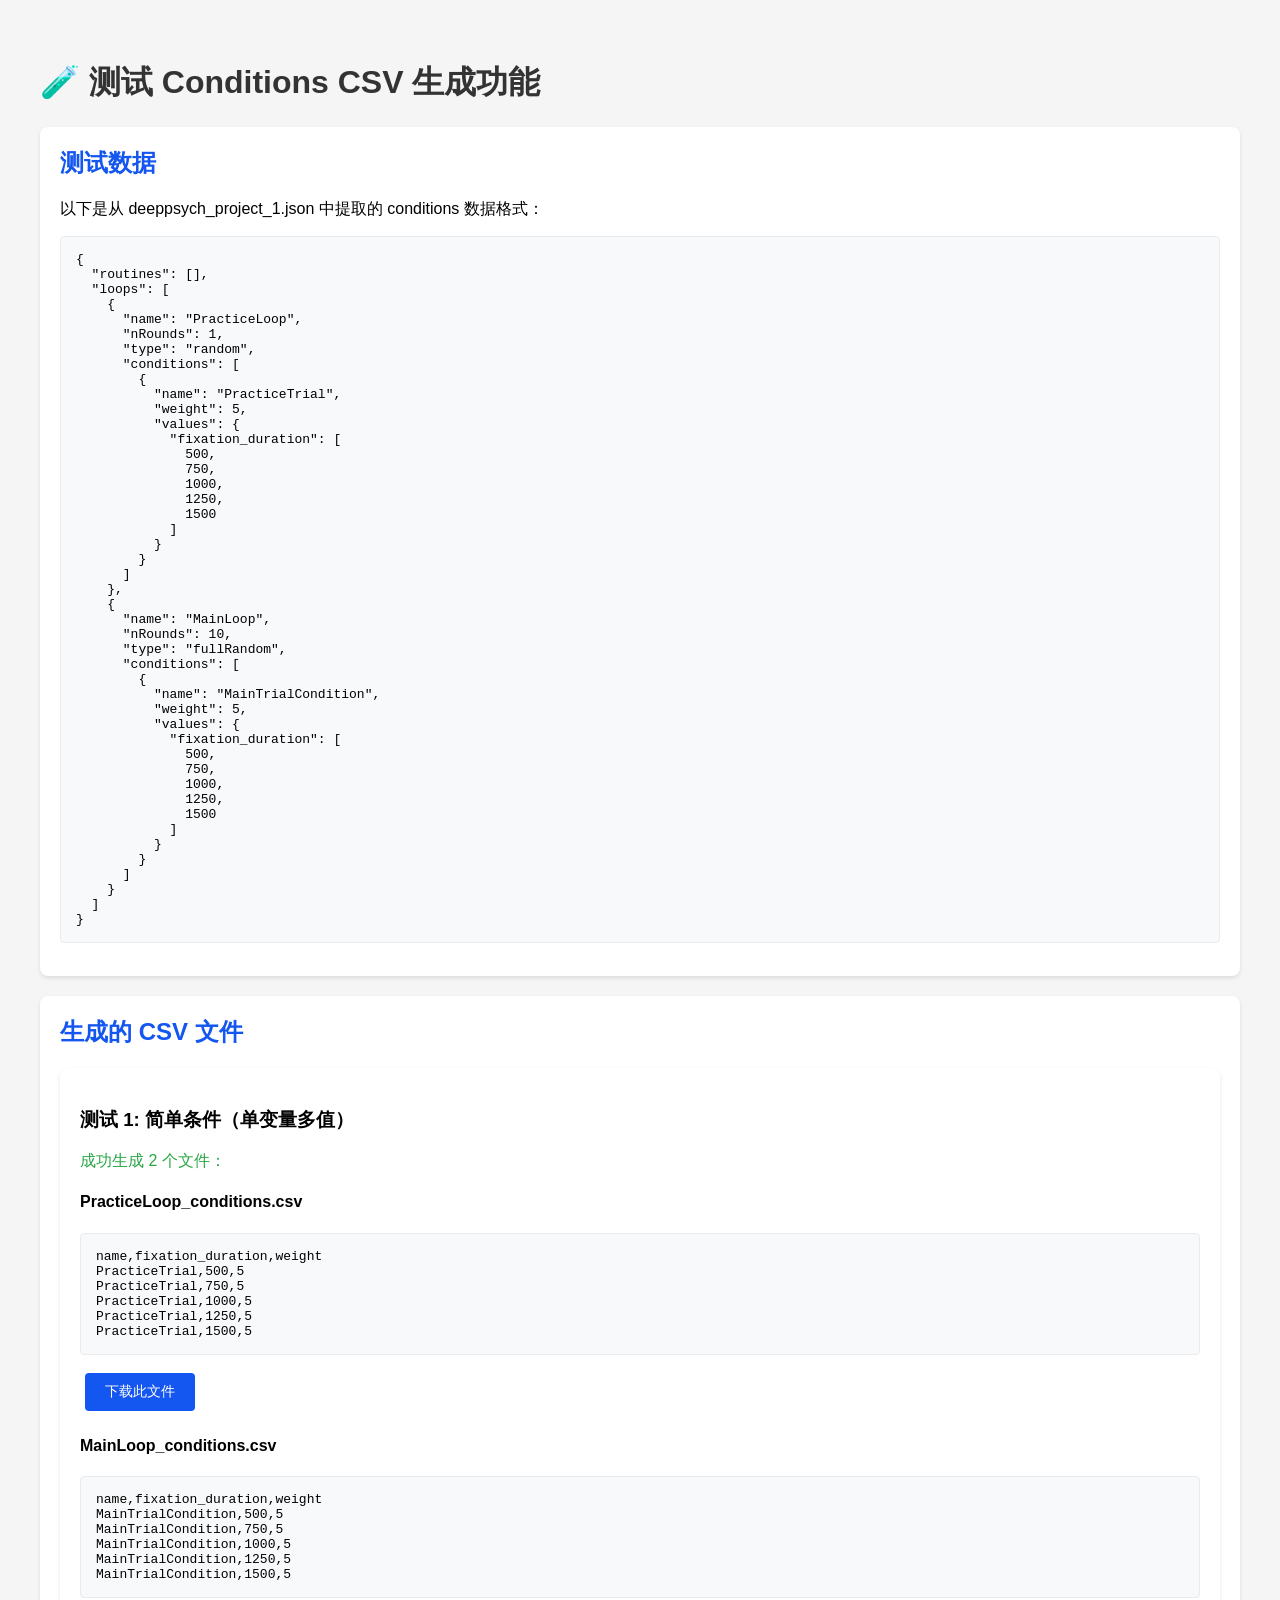
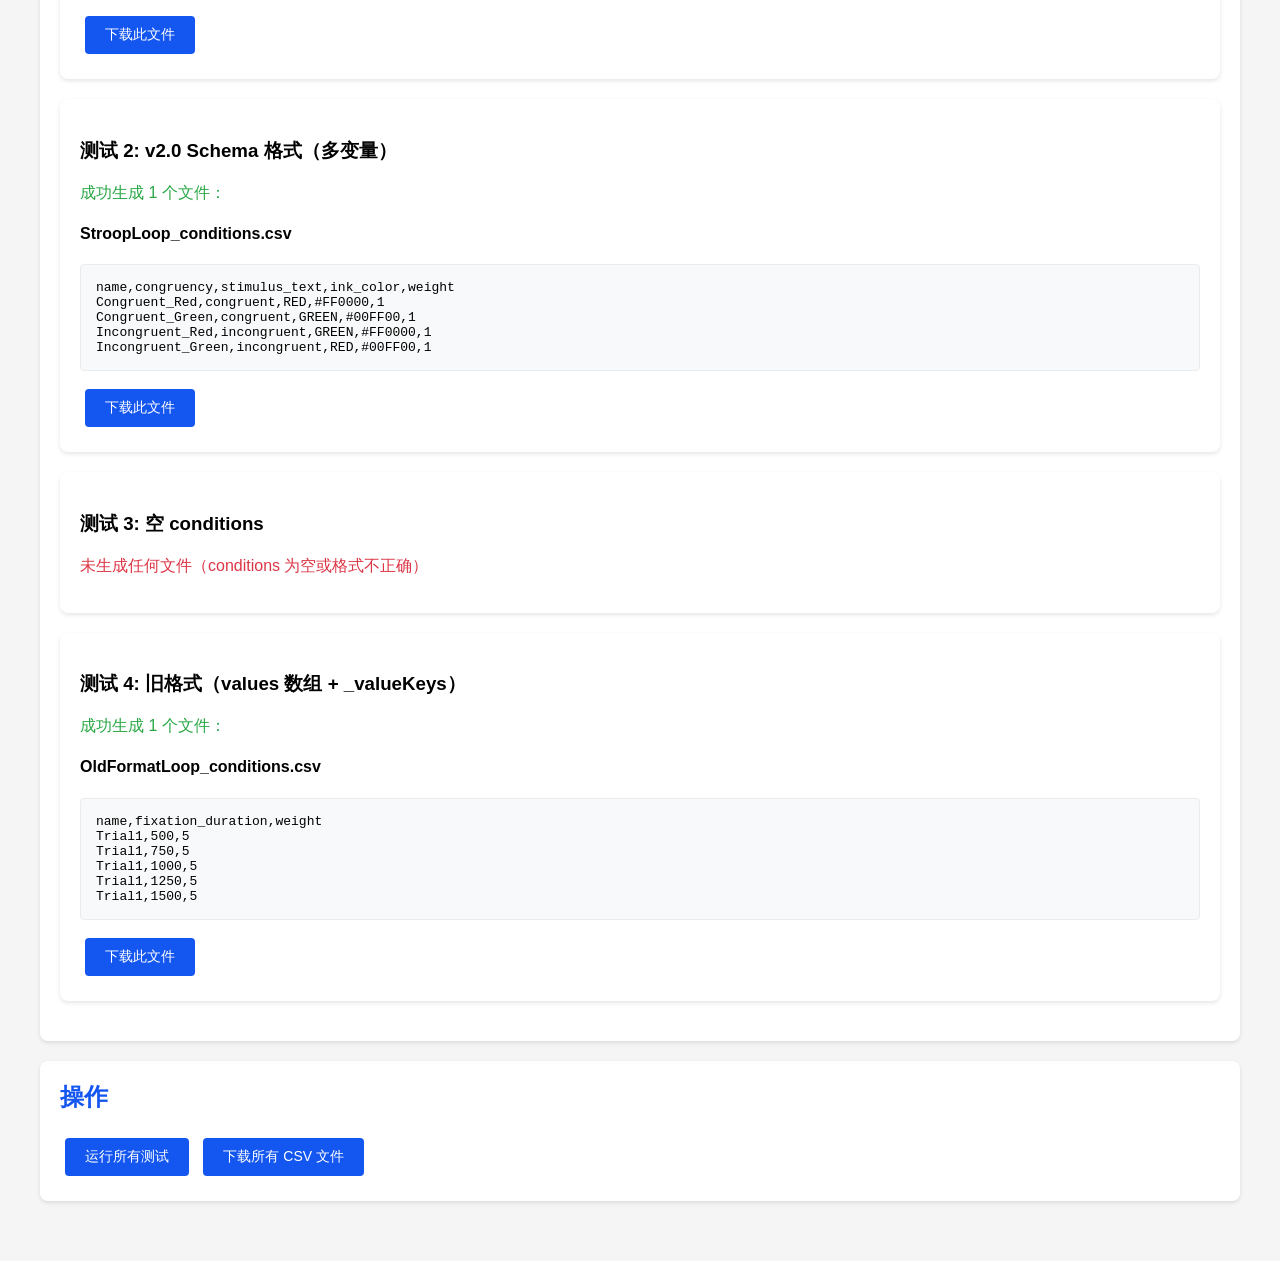
<file: test_conditions.html>
<!DOCTYPE html>
<html lang="zh-CN">
<head>
    <meta charset="UTF-8">
    <meta name="viewport" content="width=device-width, initial-scale=1.0">
    <title>Test Conditions CSV Generation</title>
    <style>
        body {
            font-family: 'Segoe UI', Tahoma, Geneva, Verdana, sans-serif;
            max-width: 1200px;
            margin: 20px auto;
            padding: 20px;
            background: #f5f5f5;
        }
        h1 {
            color: #333;
        }
        .test-section {
            background: white;
            padding: 20px;
            margin: 20px 0;
            border-radius: 8px;
            box-shadow: 0 2px 4px rgba(0,0,0,0.1);
        }
        h2 {
            color: #1456f0;
            margin-top: 0;
        }
        pre {
            background: #f8f9fa;
            padding: 15px;
            border-radius: 4px;
            overflow-x: auto;
            border: 1px solid #e9ecef;
        }
        button {
            background: #1456f0;
            color: white;
            border: none;
            padding: 10px 20px;
            border-radius: 4px;
            cursor: pointer;
            font-size: 14px;
            margin: 5px;
        }
        button:hover {
            background: #0d3d99;
        }
        .success {
            color: #28a745;
        }
        .error {
            color: #dc3545;
        }
    </style>
</head>
<body>
    <h1>🧪 测试 Conditions CSV 生成功能</h1>
    
    <div class="test-section">
        <h2>测试数据</h2>
        <p>以下是从 deeppsych_project_1.json 中提取的 conditions 数据格式：</p>
        <pre id="testData"></pre>
    </div>

    <div class="test-section">
        <h2>生成的 CSV 文件</h2>
        <div id="results"></div>
    </div>

    <div class="test-section">
        <h2>操作</h2>
        <button onclick="runAllTests()">运行所有测试</button>
        <button onclick="downloadAllFiles()">下载所有 CSV 文件</button>
    </div>

    <script src="json2psyexp.js"></script>
    <script>
        // 测试数据 - 模拟 deeppsych_project_1.json 中的 conditions 格式
        const testProjectData = {
            routines: [],
            loops: [
                {
                    name: "PracticeLoop",
                    nRounds: 1,
                    type: "random",
                    conditions: [
                        {
                            name: "PracticeTrial",
                            weight: 5,
                            values: {
                                fixation_duration: [500, 750, 1000, 1250, 1500]
                            }
                        }
                    ]
                },
                {
                    name: "MainLoop",
                    nRounds: 10,
                    type: "fullRandom",
                    conditions: [
                        {
                            name: "MainTrialCondition",
                            weight: 5,
                            values: {
                                fixation_duration: [500, 750, 1000, 1250, 1500]
                            }
                        }
                    ]
                }
            ]
        };

        // v2.0 Schema 格式测试数据
        const testProjectDataV2 = {
            routines: [],
            loops: [
                {
                    name: "StroopLoop",
                    nRounds: 1,
                    type: "random",
                    conditions: [
                        {
                            name: "Congruent_Red",
                            weight: 1,
                            values: {
                                "$congruency": ["congruent"],
                                "$stimulus_text": ["RED"],
                                "$ink_color": ["#FF0000"]
                            }
                        },
                        {
                            name: "Congruent_Green",
                            weight: 1,
                            values: {
                                "$congruency": ["congruent"],
                                "$stimulus_text": ["GREEN"],
                                "$ink_color": ["#00FF00"]
                            }
                        },
                        {
                            name: "Incongruent_Red",
                            weight: 1,
                            values: {
                                "$congruency": ["incongruent"],
                                "$stimulus_text": ["GREEN"],
                                "$ink_color": ["#FF0000"]
                            }
                        },
                        {
                            name: "Incongruent_Green",
                            weight: 1,
                            values: {
                                "$congruency": ["incongruent"],
                                "$stimulus_text": ["RED"],
                                "$ink_color": ["#00FF00"]
                            }
                        }
                    ]
                }
            ]
        };

        // 显示测试数据
        document.getElementById('testData').textContent = JSON.stringify(testProjectData, null, 2);

        function runAllTests() {
            const resultsDiv = document.getElementById('results');
            resultsDiv.innerHTML = '';

            // 测试 1: 旧格式
            const files1 = generateLoopConditionFiles(testProjectData);
            displayResults('测试 1: 简单条件（单变量多值）', files1);

            // 测试 2: v2.0 格式
            const files2 = generateLoopConditionFiles(testProjectDataV2);
            displayResults('测试 2: v2.0 Schema 格式（多变量）', files2);

            // 测试 3: 空 conditions
            const emptyProject = { routines: [], loops: [{ name: "EmptyLoop", conditions: [] }] };
            const files3 = generateLoopConditionFiles(emptyProject);
            displayResults('测试 3: 空 conditions', files3);

            // 测试 4: 旧格式（values 是数组，有 _valueKeys）
            const oldFormatProject = {
                routines: [],
                loops: [{
                    name: "OldFormatLoop",
                    nRounds: 1,
                    type: "random",
                    conditions: [
                        {
                            name: "Trial1",
                            weight: 5,
                            values: [[500, 750, 1000, 1250, 1500]],
                            _valueKeys: ["fixation_duration"]
                        }
                    ]
                }]
            };
            const files4 = generateLoopConditionFiles(oldFormatProject);
            displayResults('测试 4: 旧格式（values 数组 + _valueKeys）', files4);
        }

        function displayResults(testName, files) {
            const resultsDiv = document.getElementById('results');
            
            const section = document.createElement('div');
            section.className = 'test-section';
            
            let html = `<h3>${testName}</h3>`;
            
            if (files.length === 0) {
                html += '<p class="error">未生成任何文件（conditions 为空或格式不正确）</p>';
            } else {
                html += `<p class="success">成功生成 ${files.length} 个文件：</p>`;
                files.forEach(file => {
                    html += `
                        <h4>${file.filename}</h4>
                        <pre>${file.content}</pre>
                        <button onclick="downloadSingleFile('${file.filename}', '${file.loopName}')">下载此文件</button>
                    `;
                });
            }
            
            section.innerHTML = html;
            resultsDiv.appendChild(section);
        }

        function downloadSingleFile(filename, loopName) {
            // 找到对应的文件内容
            let allFiles = [];
            allFiles = allFiles.concat(generateLoopConditionFiles(testProjectData));
            allFiles = allFiles.concat(generateLoopConditionFiles(testProjectDataV2));
            
            const file = allFiles.find(f => f.filename === filename);
            if (file) {
                downloadCSV(file.filename, file.content);
            }
        }

        function downloadAllFiles() {
            exportLoopConditionFiles(testProjectData);
            exportLoopConditionFiles(testProjectDataV2);
            alert('所有 CSV 文件已下载！');
        }

        // 自动运行测试
        window.onload = runAllTests;
    </script>
</body>
</html>
</file>
